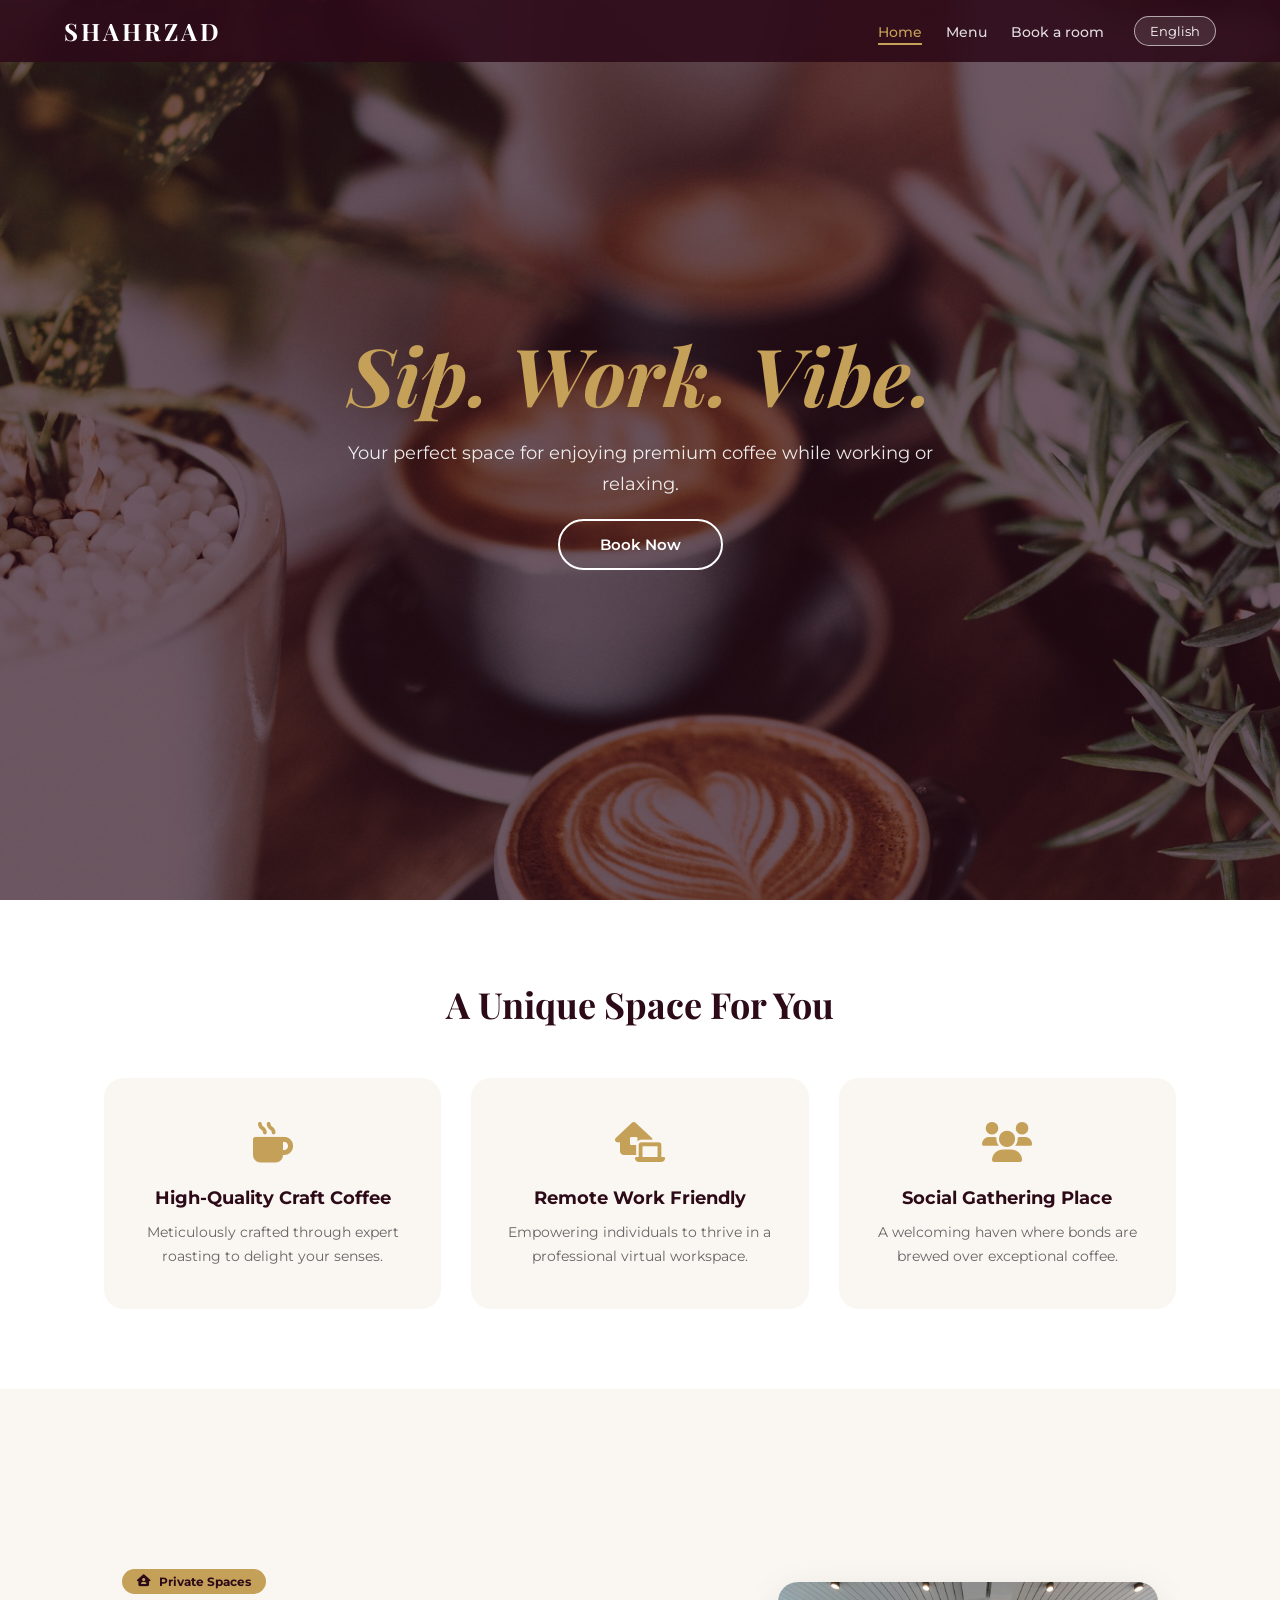
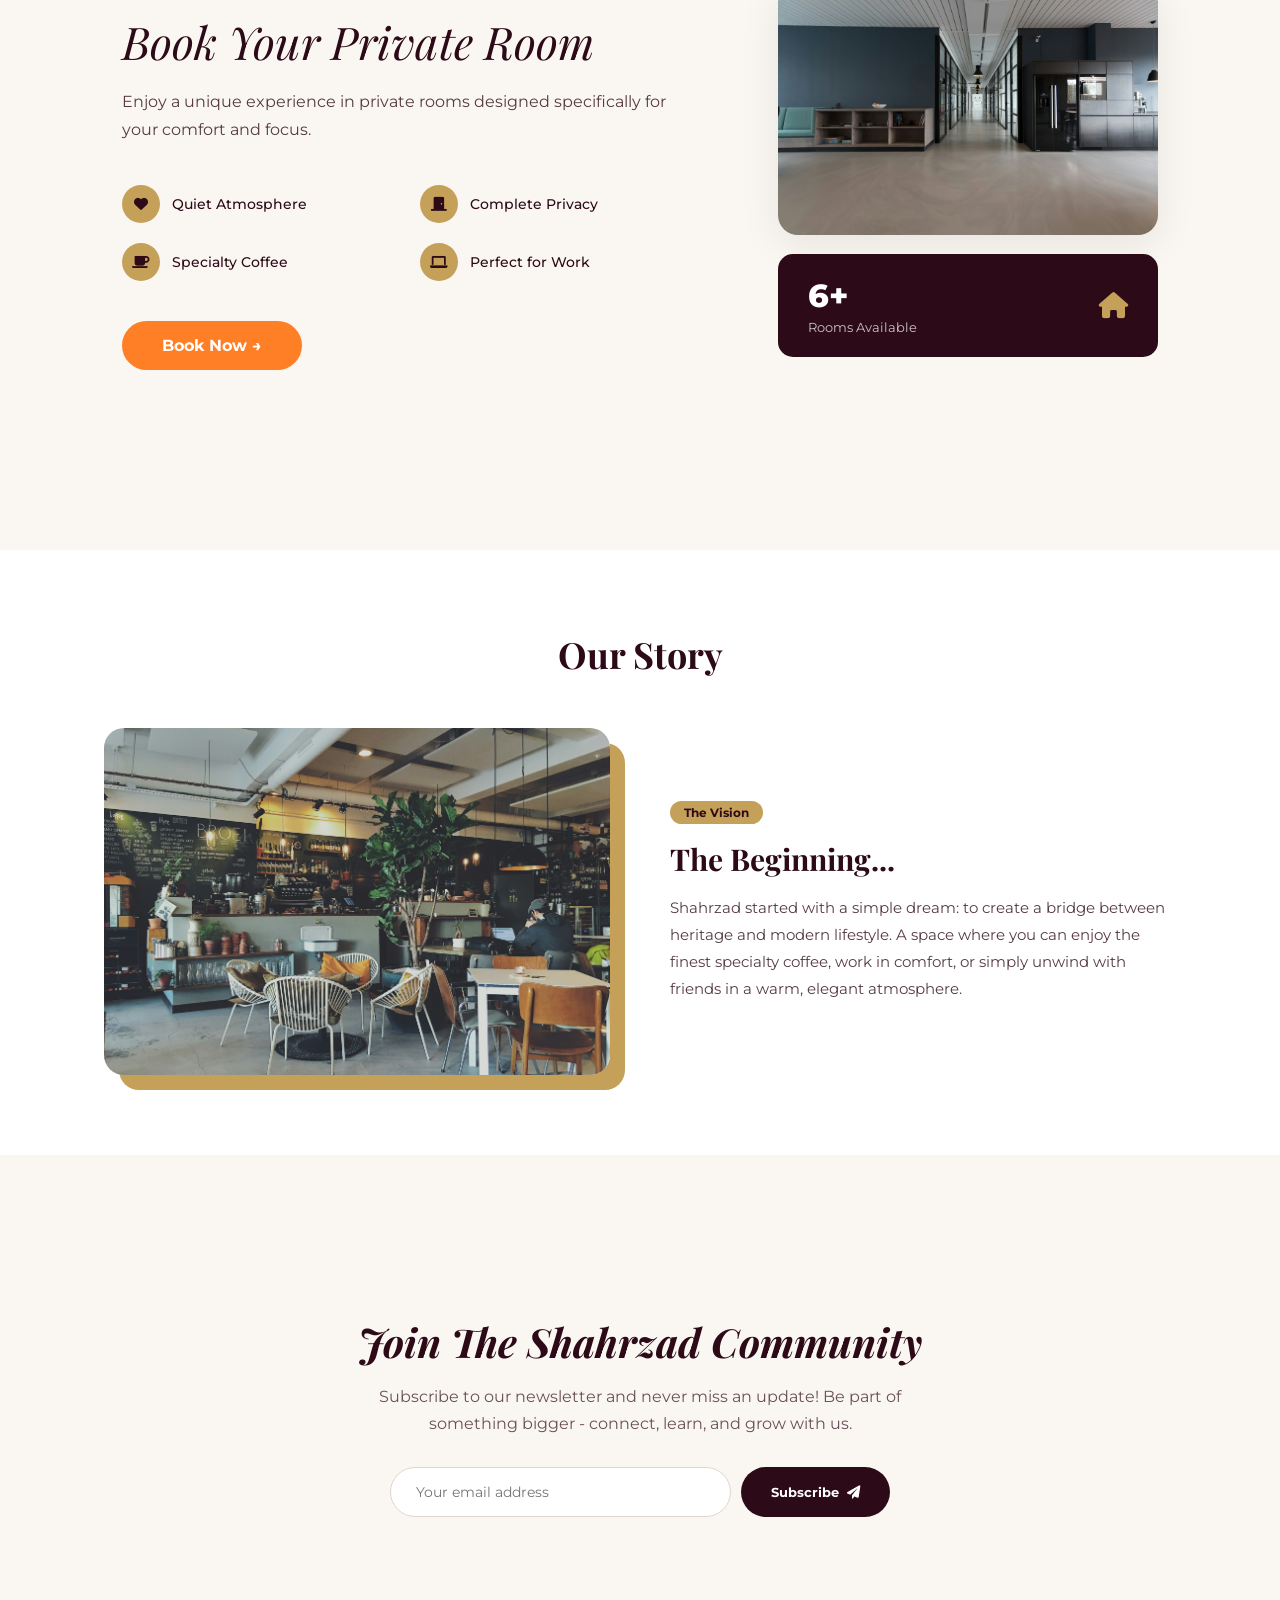
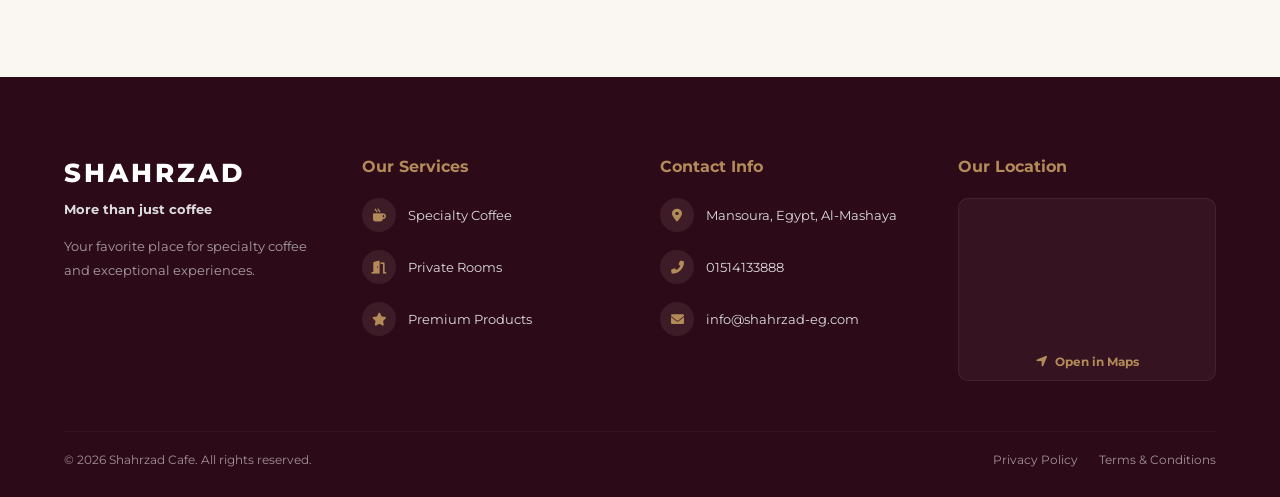
<file: index.html>
<!DOCTYPE html>
<html lang="en">
<head>
    <meta charset="UTF-8">
    <meta name="viewport" content="width=device-width, initial-scale=1.0">
    <title>Shahrzad Cafe</title>
</head>
<body>
    <script>
        window.location.href = "Home.html";
    </script>
</body>
</html>
</file>
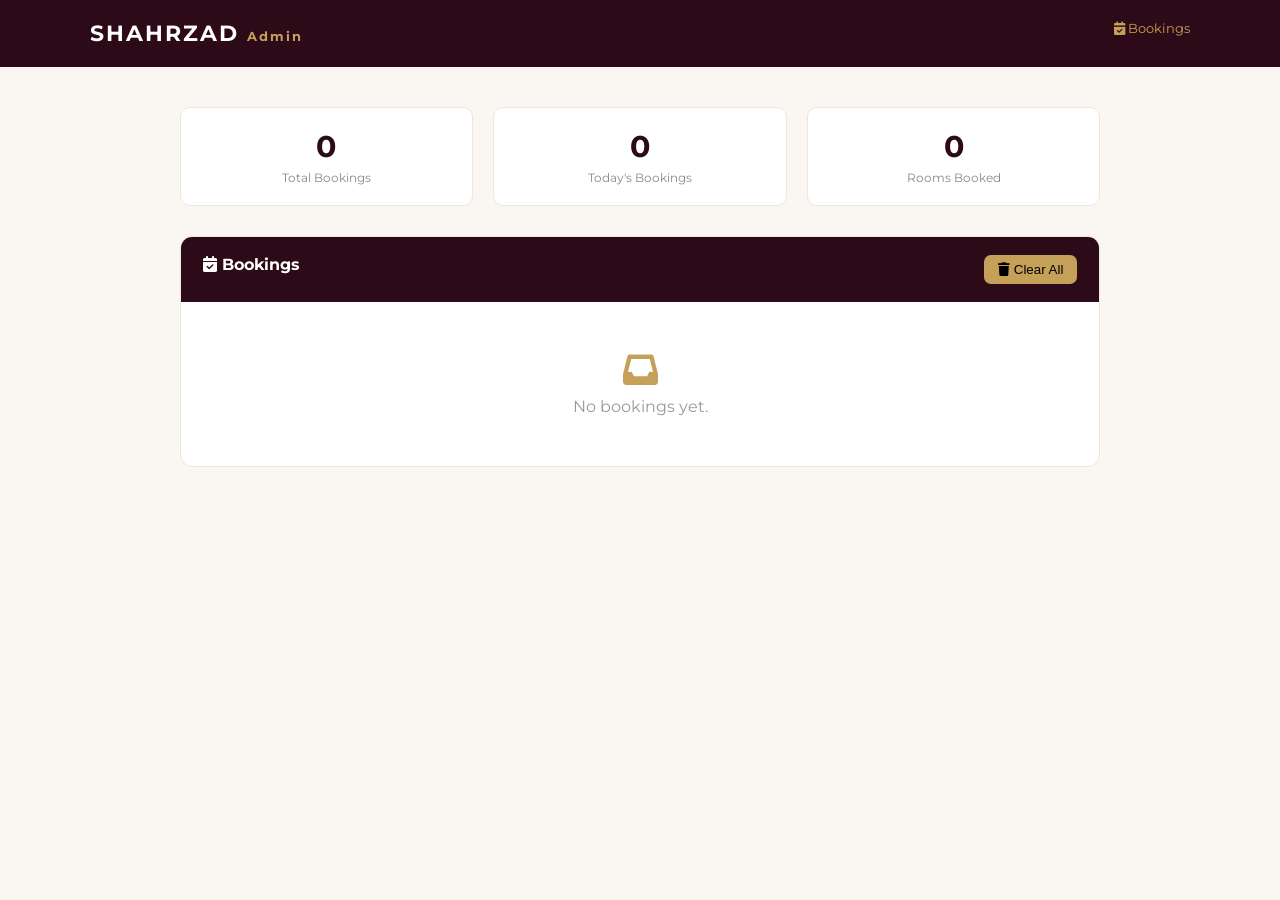
<file: admin.html>
<!DOCTYPE html>
<html lang="en">

<head>
    <meta charset="UTF-8">
    <meta name="viewport" content="width=device-width, initial-scale=1.0">

    <title>Shahrzad - Bookings</title>

    <link href="https://fonts.googleapis.com/css2?family=Montserrat:wght@400;500;600;700&display=swap" rel="stylesheet">

    <link rel="stylesheet" href="https://cdnjs.cloudflare.com/ajax/libs/font-awesome/6.0.0/css/all.min.css">

    <link rel="stylesheet" href="style.css">
</head>

<body>

<div class="admin-header">
    <h1>
        SHAHRZAD
        <span>Admin</span>
    </h1>

    <span>
        <i class="fas fa-calendar-check"></i>
        Bookings
    </span>
</div>

<div class="admin-body">

    <div class="stats">

        <div class="stat-card">
            <div class="num" id="totalCount">0</div>
            <div class="lbl">Total Bookings</div>
        </div>

        <div class="stat-card">
            <div class="num" id="todayCount">0</div>
            <div class="lbl">Today's Bookings</div>
        </div>

        <div class="stat-card">
            <div class="num" id="roomCount">0</div>
            <div class="lbl">Rooms Booked</div>
        </div>

    </div>

    <div class="bookings">

        <div class="bookings-title">
            <h2>
                <i class="fas fa-calendar-check"></i>
                Bookings
            </h2>

            <button class="clear-btn" onclick="clearAll()">
                <i class="fas fa-trash"></i>
                Clear All
            </button>
        </div>

        <div id="tableContainer">
            <div class="empty">
                <i class="fas fa-inbox"></i>
                No bookings yet.
            </div>
        </div>

    </div>

</div>

<script>
function loadBookings() {
    const bookings = JSON.parse(
        localStorage.getItem('shahrzad_bookings') || '[]'
    );

    const today = new Date().toISOString().split('T')[0];

    document.getElementById('totalCount').textContent = bookings.length;

    document.getElementById('todayCount').textContent =
        bookings.filter(function(booking) {
            return booking.date === today;
        }).length;

    const rooms = new Set(
        bookings.map(function(booking) {
            return booking.roomName;
        })
    );

    document.getElementById('roomCount').textContent = rooms.size;

    const container = document.getElementById('tableContainer');

    if (bookings.length === 0) {
        container.innerHTML = `
            <div class="empty">
                <i class="fas fa-inbox"></i>
                No bookings yet.
            </div>
        `;
        return;
    }

    let rows = '';

    bookings.slice().reverse().forEach(function(booking, index) {
        rows += `
            <tr>
                <td>${bookings.length - index}</td>
                <td>${booking.name || '-'}</td>
                <td>${booking.phone || '-'}</td>
                <td><span class="badge">${booking.roomName || '-'}</span></td>
                <td>${booking.date || '-'}</td>
                <td>${booking.time || '-'}</td>
                <td>${booking.hours ? booking.hours + 'h' : '-'}</td>
            </tr>
        `;
    });

    container.innerHTML = `
        <table>
            <tr>
                <th>#</th>
                <th>Name</th>
                <th>Phone</th>
                <th>Room</th>
                <th>Date</th>
                <th>Time</th>
                <th>Duration</th>
            </tr>
            ${rows}
        </table>
    `;
}

function clearAll() {
    if (confirm('Delete all bookings?')) {
        localStorage.removeItem('shahrzad_bookings');
        loadBookings();
    }
}

loadBookings();
</script>

</body>
</html>
</file>
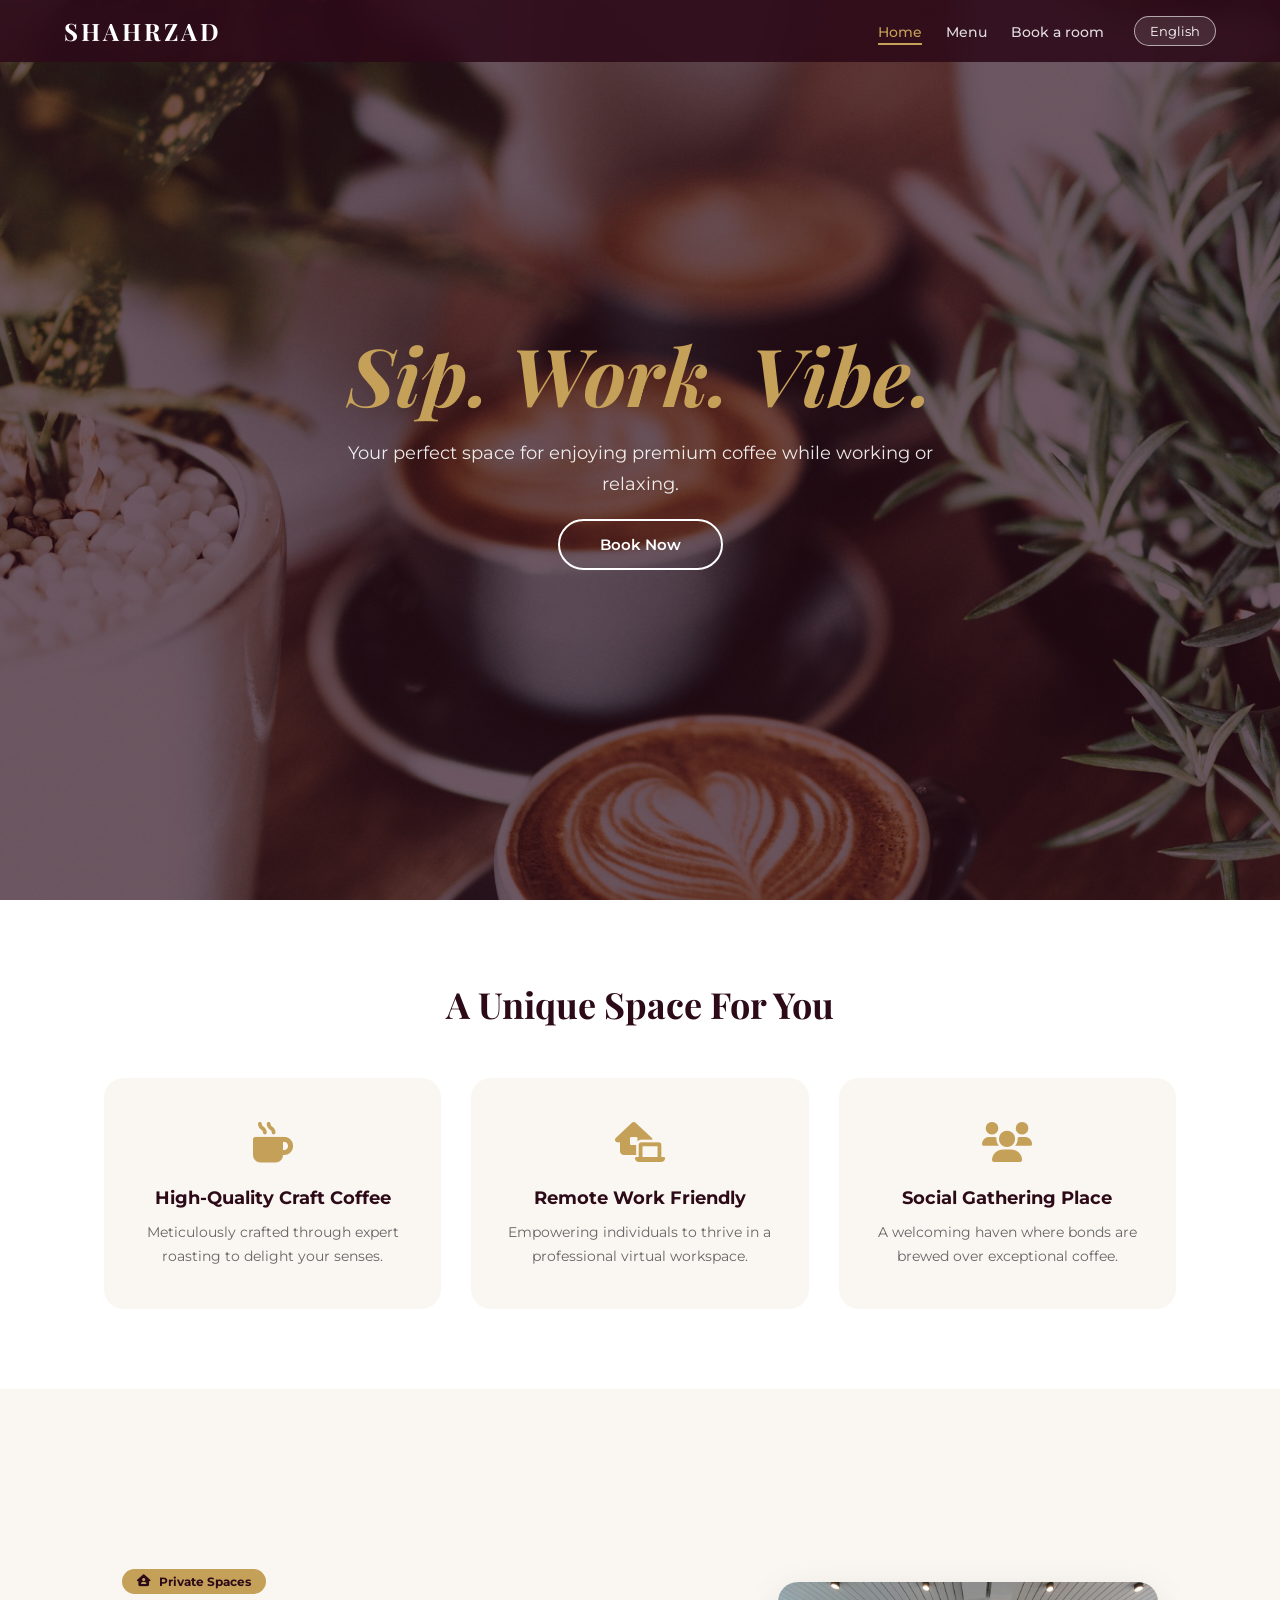
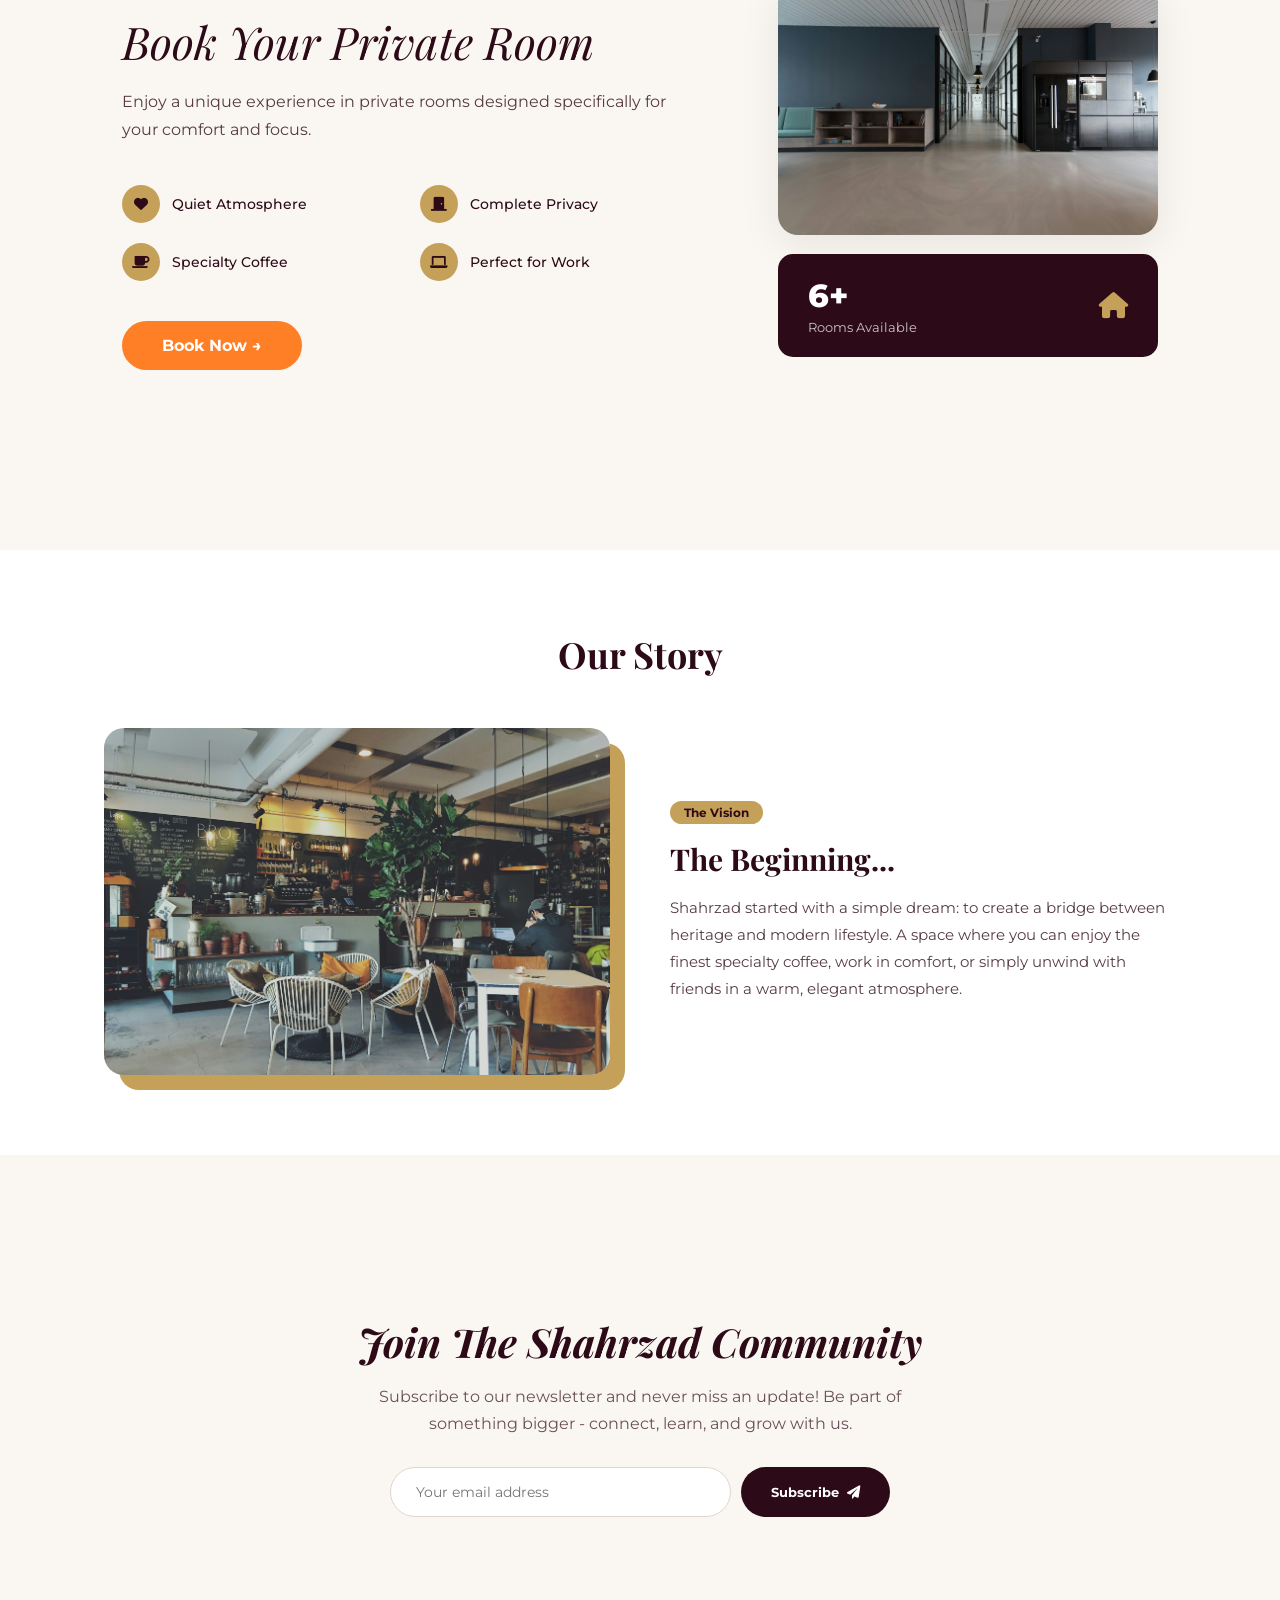
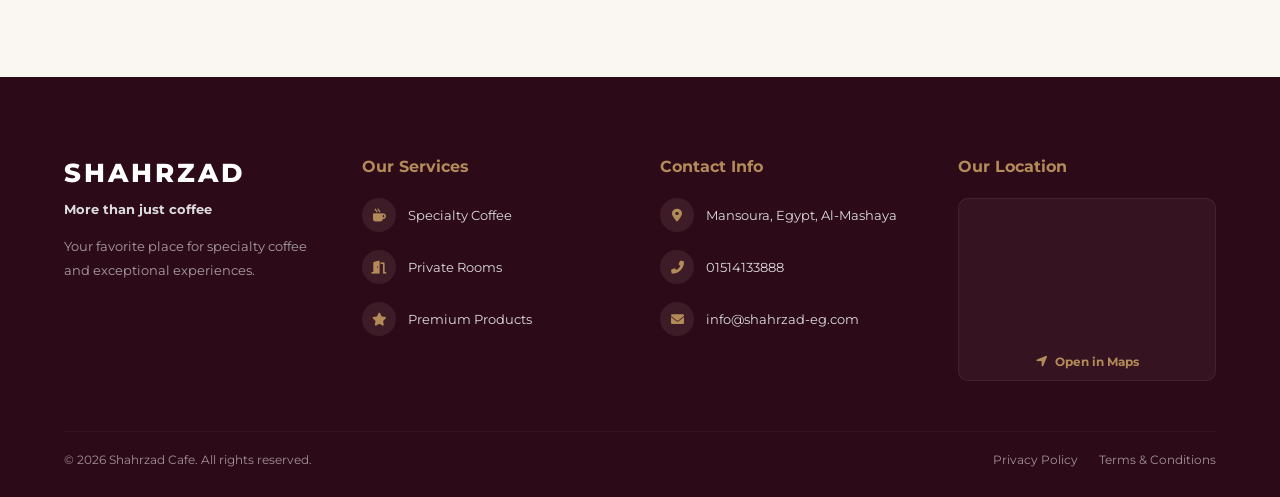
<file: Home.html>
<!DOCTYPE html>
<html lang="en" dir="ltr">
<head>
    <meta charset="UTF-8">
    <meta name="viewport" content="width=device-width, initial-scale=1.0">
    <title>Shahrzad Cafe | Sip. Work. Vibe</title>

    <link href="https://fonts.googleapis.com/css2?family=Great+Vibes&family=Playfair+Display:ital,wght@0,700;1,400;1,700&family=Montserrat:wght@300;400;500;600;700&display=swap" rel="stylesheet">
    <link rel="stylesheet" href="https://cdnjs.cloudflare.com/ajax/libs/font-awesome/6.0.0/css/all.min.css">
    <link rel="stylesheet" href="style.css">
</head>

<body>

<header class="main-header">
    <div class="header-container">

        <div class="logo">SHAHRZAD</div>

        <div class="nav-right">
            <nav class="top-nav">
                <a href="Home.html" class="active">Home</a>
                <a href="Menu.html">Menu</a>
                <a href="Book a room.html">Book a room</a>
            </nav>

            <div class="lang-dropdown">
                <button class="lang-btn">English</button>
            </div>
        </div>

    </div>
</header>

<section id="home" class="hero">
    <div class="hero-content">
        <h1 class="hero-title">Sip. Work. Vibe.</h1>

        <p class="hero-desc">
            Your perfect space for enjoying premium coffee while working or relaxing.
        </p>

        <a href="#book" class="btn-hero">Book Now</a>
    </div>
</section>

<section id="about" class="features">
    <div class="container">

        <h2 class="section-heading">A Unique Space For You</h2>

        <div class="features-grid">

            <div class="f-card">
                <div class="f-icon">
                    <i class="fas fa-mug-hot"></i>
                </div>
                <h3>High-Quality Craft Coffee</h3>
                <p>
                    Meticulously crafted through expert roasting to delight your senses.
                </p>
            </div>

            <div class="f-card">
                <div class="f-icon">
                    <i class="fas fa-laptop-house"></i>
                </div>
                <h3>Remote Work Friendly</h3>
                <p>
                    Empowering individuals to thrive in a professional virtual workspace.
                </p>
            </div>

            <div class="f-card">
                <div class="f-icon">
                    <i class="fas fa-users"></i>
                </div>
                <h3>Social Gathering Place</h3>
                <p>
                    A welcoming haven where bonds are brewed over exceptional coffee.
                </p>
            </div>

        </div>
    </div>
</section>

<section id="book" class="booking-section">
    <div class="container booking-container">

        <div class="booking-content">

            <div class="private-badge">
                <i class="fas fa-house-user"></i>
                Private Spaces
            </div>

            <h2 class="booking-title-script">
                Book Your Private Room
            </h2>

            <p class="booking-desc">
                Enjoy a unique experience in private rooms designed specifically for your comfort and focus.
            </p>

            <div class="booking-features">

                <div class="feat-item">
                    <div class="feat-icon">
                        <i class="fas fa-heart"></i>
                    </div>
                    Quiet Atmosphere
                </div>

                <div class="feat-item">
                    <div class="feat-icon">
                        <i class="fas fa-door-closed"></i>
                    </div>
                    Complete Privacy
                </div>

                <div class="feat-item">
                    <div class="feat-icon">
                        <i class="fas fa-coffee"></i>
                    </div>
                    Specialty Coffee
                </div>

                <div class="feat-item">
                    <div class="feat-icon">
                        <i class="fas fa-laptop"></i>
                    </div>
                    Perfect for Work
                </div>

            </div>

            <a href="Book a room.html" class="btn-book-now">
                Book Now &rarr;
            </a>

        </div>

        <div class="booking-media">

            <div class="room-img-box-small">
                <img src="images/privte room.jpg" alt="Private Room">
            </div>

            <div class="rooms-available-thick-card">

                <div>
                    <div class="card-count">6+</div>
                    <div class="card-text">Rooms Available</div>
                </div>

                <div class="card-icon">
                    <i class="fas fa-home"></i>
                </div>

            </div>

        </div>

    </div>
</section>

<section id="story" class="story">
    <div class="container">

        <h2 class="section-heading">Our Story</h2>

        <div class="story-flex">

            <div class="story-img">
                <img src="images/story.jpg" alt="Cafe Story">
            </div>

            <div class="story-content">

                <span class="tag">The Vision</span>

                <h3>The Beginning...</h3>

                <p>
                    Shahrzad started with a simple dream: to create a bridge between heritage and modern lifestyle.
                    A space where you can enjoy the finest specialty coffee, work in comfort, or simply unwind with
                    friends in a warm, elegant atmosphere.
                </p>

            </div>

        </div>
    </div>
</section>

<section class="newsletter-section">
    <div class="container">

        <h2 class="newsletter-title-script">
            Join The Shahrzad Community
        </h2>

        <p class="newsletter-desc">
            Subscribe to our newsletter and never miss an update! Be part of something bigger - connect, learn, and grow with us.
        </p>

        <form class="newsletter-form" onsubmit="handleNewsletter(event)">
            <input type="email" placeholder="Your email address" required>

            <button type="submit">
                Subscribe
                <i class="fas fa-paper-plane"></i>
            </button>
        </form>

    </div>
</section>

<footer class="main-footer">

    <div class="footer-container">

        <div class="footer-col">
            <h2 class="logo-text">SHAHRZAD</h2>
            <p class="tagline">More than just coffee</p>
            <p class="description">
                Your favorite place for specialty coffee and exceptional experiences.
            </p>
        </div>

        <div class="footer-col">
            <h3>Our Services</h3>

            <ul>
                <li><i class="fas fa-mug-hot"></i> Specialty Coffee</li>
                <li><i class="fas fa-door-open"></i> Private Rooms</li>
                <li><i class="fas fa-star"></i> Premium Products</li>
            </ul>
        </div>

        <div class="footer-col">
            <h3>Contact Info</h3>

            <p><i class="fas fa-map-marker-alt"></i> Mansoura, Egypt, Al-Mashaya</p>
            <p><i class="fas fa-phone-alt"></i> 01514133888</p>
            <p><i class="fas fa-envelope"></i> info@shahrzad-eg.com</p>
        </div>

        <div class="footer-col">
            <h3>Our Location</h3>

            <div class="map-card-simple">

                <iframe
                    src="https://www.google.com/maps/embed?pb=!1m18!1m12!1m3!1d3434.0!2d31.3667!3d31.0333!2m3!1f0!2f0!3f0!3m2!1i1024!2i768!4f13.1!3m3!1m2!1s0x0%3A0x0!2zMzHCsDAyJzAwLjAiTiAzMcKwMjInMDAuMCJF!5e0!3m2!1sen!2seg!4v1"
                    width="100%"
                    height="130"
                    style="border:0;border-radius:8px;"
                    allowfullscreen=""
                    loading="lazy">
                </iframe>

                <div class="map-link">
                    <a href="https://maps.google.com/?q=Mansoura+Al-Mashaya+Egypt" target="_blank">
                        <i class="fas fa-location-arrow"></i>
                        Open in Maps
                    </a>
                </div>

            </div>
        </div>

    </div>

    <div class="footer-bottom">
        <p>© 2026 Shahrzad Cafe. All rights reserved.</p>

        <div class="bottom-links">
            <a href="#">Privacy Policy</a>
            <a href="#">Terms &amp; Conditions</a>
        </div>
    </div>

</footer>

<script>
function handleNewsletter(event) {
    event.preventDefault();
    alert('Thank you for subscribing! ✉️');
    event.target.reset();
}
</script>

</body>
</html>
</file>
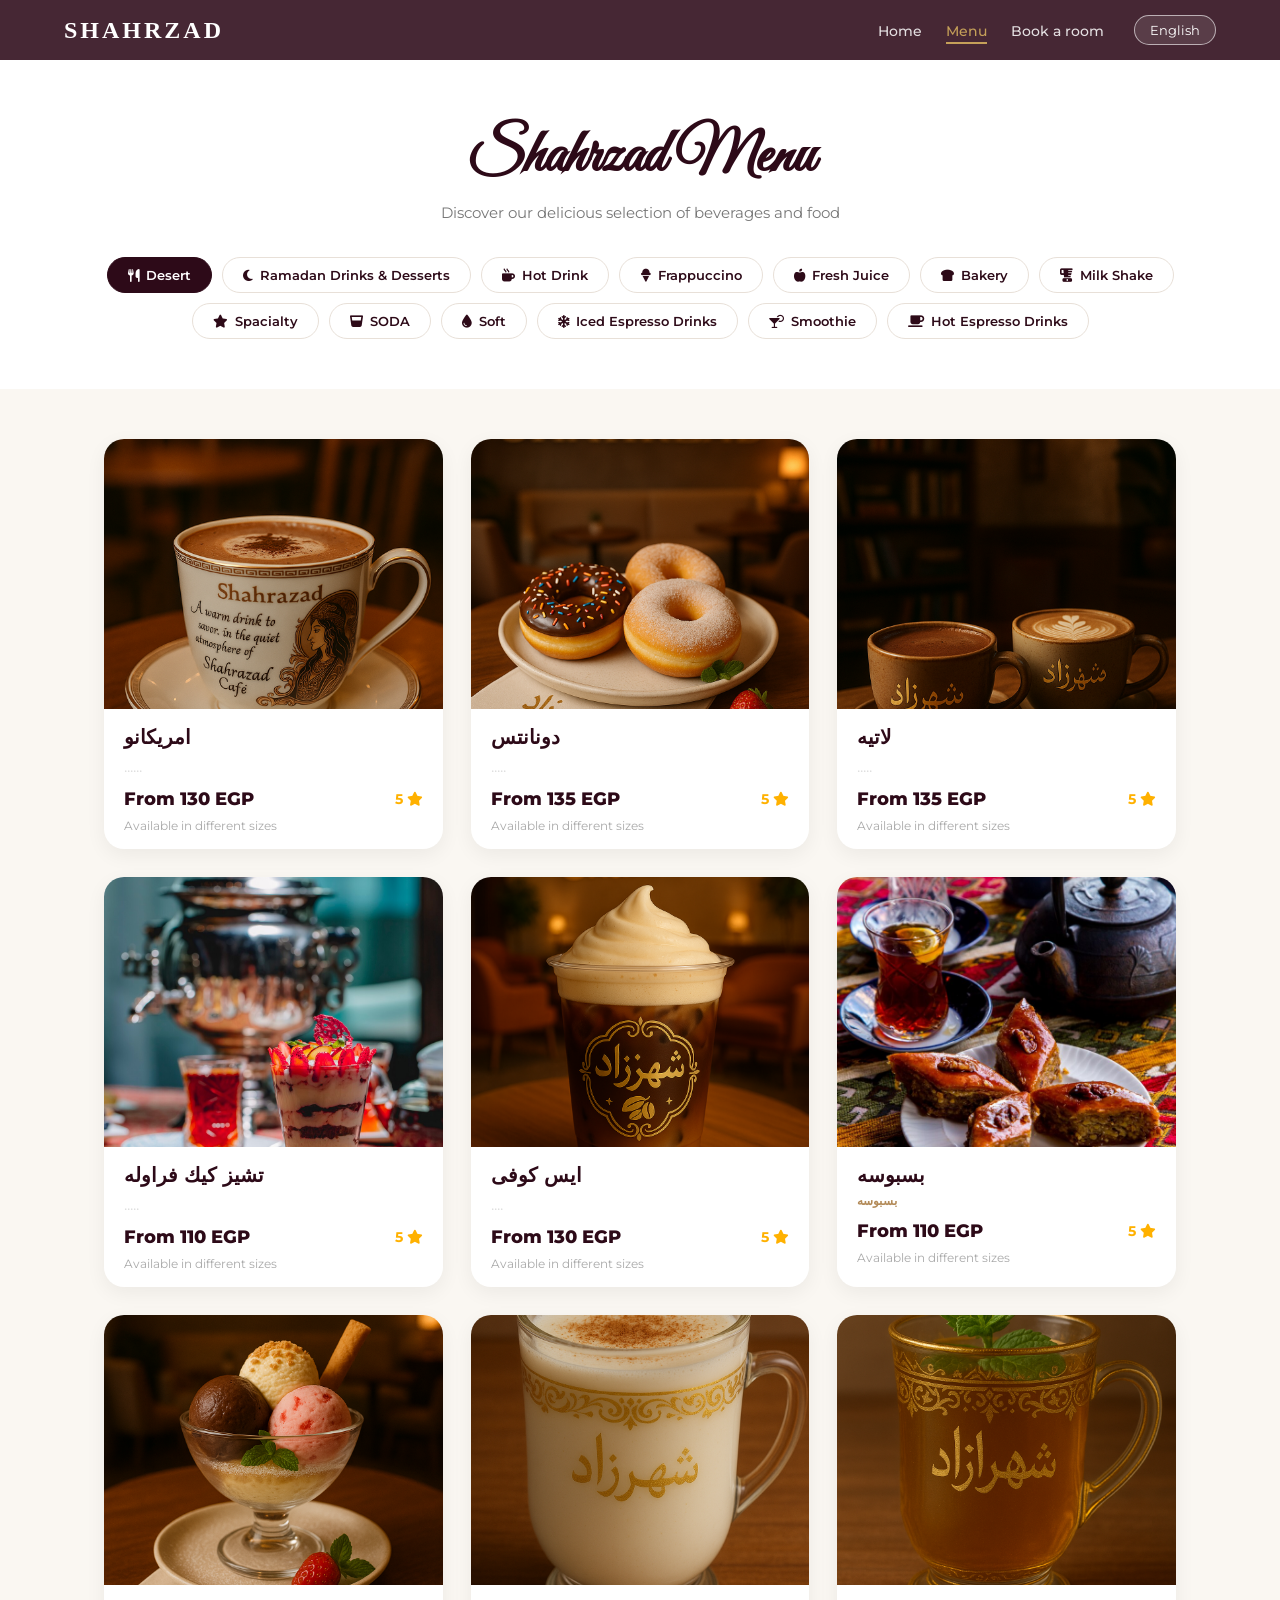
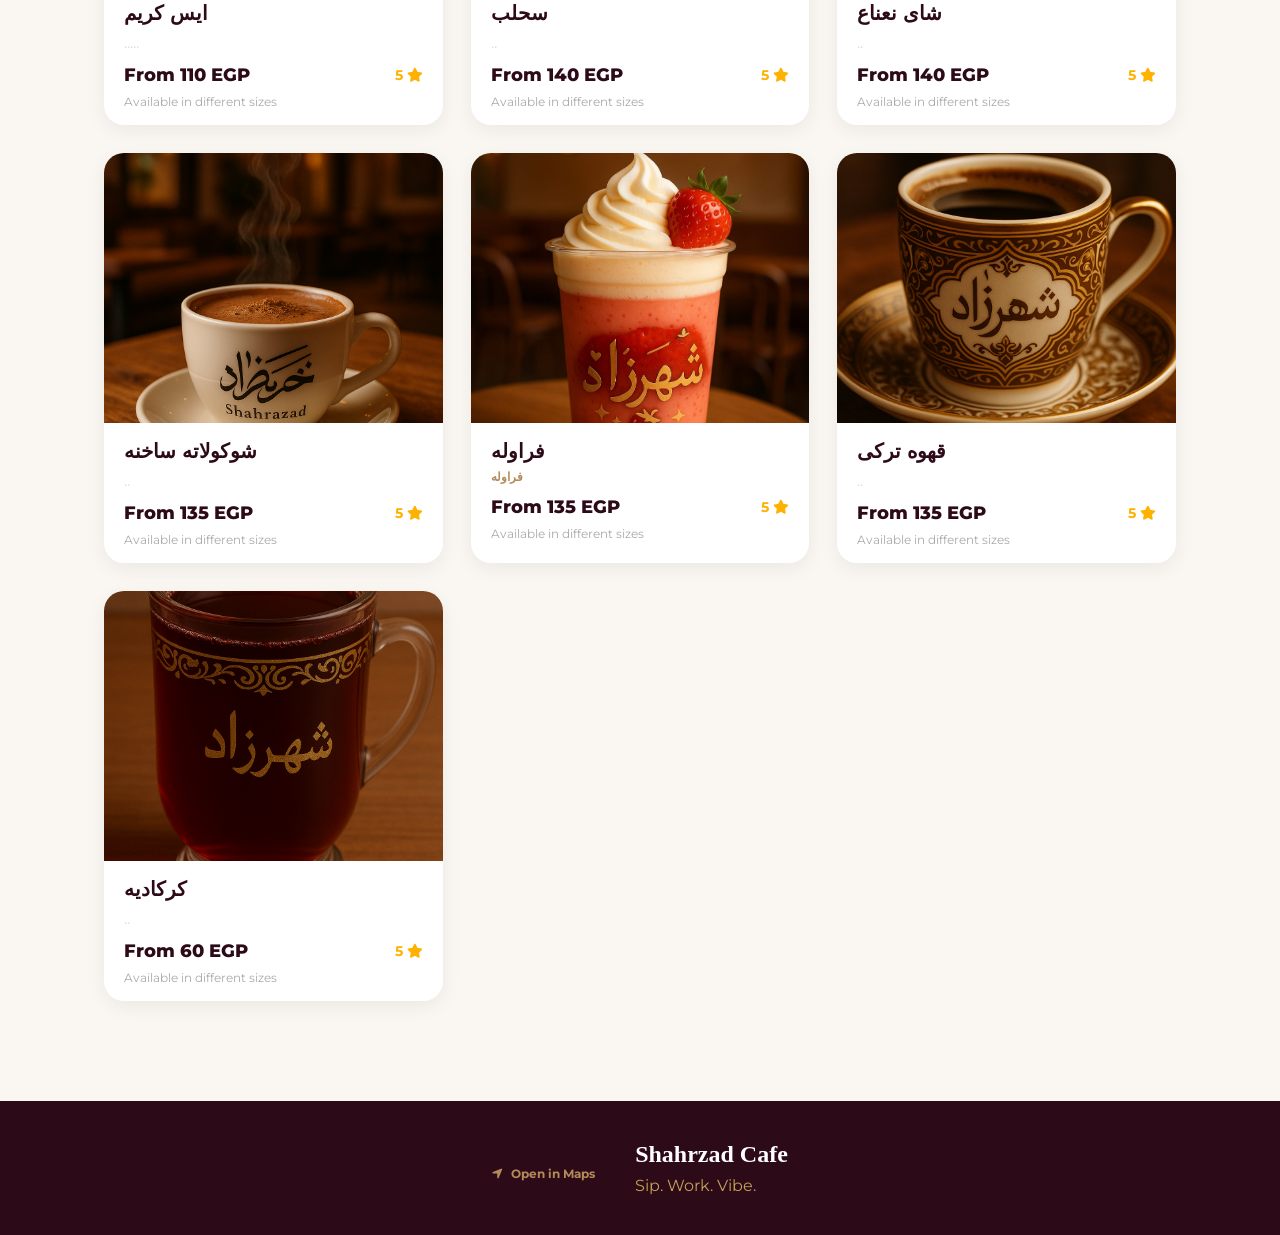
<file: Menu.html>
<!DOCTYPE html>
<html lang="en">

<head>
    <meta charset="UTF-8">
    <meta name="viewport" content="width=device-width, initial-scale=1.0">

    <title>Shahrzad Menu</title>

    <link href="https://fonts.googleapis.com/css2?family=Great+Vibes&family=Montserrat:wght@400;500;600;700&display=swap" rel="stylesheet">

    <link rel="stylesheet" href="https://cdnjs.cloudflare.com/ajax/libs/font-awesome/6.5.1/css/all.min.css">

    <link rel="stylesheet" href="style.css">
</head>

<body>

<header class="main-header">
    <div class="header-container">

        <div class="logo">SHAHRZAD</div>

        <div class="nav-right">
            <nav class="top-nav">
                <a href="Home.html">Home</a>
                <a href="Menu.html" class="active">Menu</a>
                <a href="Book a room.html">Book a room</a>
            </nav>

            <div class="lang-dropdown">
                <button class="lang-btn">English</button>
            </div>
        </div>

    </div>
</header>

<section class="menu-hero">

    <h1 class="shahrzad-title-small">
        Shahrzad Menu
    </h1>

    <p class="hero-subtitle">
        Discover our delicious selection of beverages and food
    </p>

    <div class="filter-container">

        <button class="filter-btn active">
            <i class="fas fa-utensils"></i>
            Desert
        </button>

        <button class="filter-btn">
            <i class="fas fa-moon"></i>
            Ramadan Drinks & Desserts
        </button>

        <button class="filter-btn">
            <i class="fas fa-mug-hot"></i>
            Hot Drink
        </button>

        <button class="filter-btn">
            <i class="fas fa-ice-cream"></i>
            Frappuccino
        </button>

        <button class="filter-btn">
            <i class="fas fa-apple-alt"></i>
            Fresh Juice
        </button>

        <button class="filter-btn">
            <i class="fas fa-bread-slice"></i>
            Bakery
        </button>

        <button class="filter-btn">
            <i class="fas fa-blender"></i>
            Milk Shake
        </button>

        <button class="filter-btn">
            <i class="fas fa-star"></i>
            Spacialty
        </button>

        <button class="filter-btn">
            <i class="fas fa-glass-whiskey"></i>
            SODA
        </button>

        <button class="filter-btn">
            <i class="fas fa-tint"></i>
            Soft
        </button>

        <button class="filter-btn">
            <i class="fas fa-snowflake"></i>
            Iced Espresso Drinks
        </button>

        <button class="filter-btn">
            <i class="fas fa-cocktail"></i>
            Smoothie
        </button>

        <button class="filter-btn">
            <i class="fas fa-coffee"></i>
            Hot Espresso Drinks
        </button>

    </div>

</section>

<section class="menu-grid-section">

    <div class="product-grid">

        <div class="item-card">
            <img src="images/امريكانو.jpg" alt="امريكانو">
            <div class="item-info">
                <h3>امريكانو</h3>
                <div class="dots-line">......</div>
                <div class="price-row">
                    <span class="price-tag">From 130 EGP</span>
                    <span class="rating-tag">5 <i class="fas fa-star"></i></span>
                </div>
                <p class="size-text">Available in different sizes</p>
            </div>
        </div>

        <div class="item-card">
            <img src="images/دونانتس.jpg" alt="دونانتس">
            <div class="item-info">
                <h3>دونانتس</h3>
                <div class="dots-line">.....</div>
                <div class="price-row">
                    <span class="price-tag">From 135 EGP</span>
                    <span class="rating-tag">5 <i class="fas fa-star"></i></span>
                </div>
                <p class="size-text">Available in different sizes</p>
            </div>
        </div>

        <div class="item-card">
            <img src="images/لاتيه.jpg" alt="لاتيه">
            <div class="item-info">
                <h3>لاتيه</h3>
                <div class="dots-line">.....</div>
                <div class="price-row">
                    <span class="price-tag">From 135 EGP</span>
                    <span class="rating-tag">5 <i class="fas fa-star"></i></span>
                </div>
                <p class="size-text">Available in different sizes</p>
            </div>
        </div>

        <div class="item-card">
            <img src="images/تشيز كيك فراوله.JPG" alt="تشيز كيك فراوله">
            <div class="item-info">
                <h3>تشيز كيك فراوله</h3>
                <div class="dots-line">.....</div>
                <div class="price-row">
                    <span class="price-tag">From 110 EGP</span>
                    <span class="rating-tag">5 <i class="fas fa-star"></i></span>
                </div>
                <p class="size-text">Available in different sizes</p>
            </div>
        </div>

        <div class="item-card">
            <img src="images/ايس كوفى.PNG" alt="ايس كوفى">
            <div class="item-info">
                <h3>ايس كوفى</h3>
                <div class="dots-line">....</div>
                <div class="price-row">
                    <span class="price-tag">From 130 EGP</span>
                    <span class="rating-tag">5 <i class="fas fa-star"></i></span>
                </div>
                <p class="size-text">Available in different sizes</p>
            </div>
        </div>

        <div class="item-card">
            <img src="images/بسبوسه.JPG" alt="بسبوسه">
            <div class="item-info">
                <h3>بسبوسه</h3>
                <p class="sub-category">بسبوسه</p>
                <div class="price-row">
                    <span class="price-tag">From 110 EGP</span>
                    <span class="rating-tag">5 <i class="fas fa-star"></i></span>
                </div>
                <p class="size-text">Available in different sizes</p>
            </div>
        </div>

        <div class="item-card">
            <img src="images/ايس كريم.PNG" alt="ايس كريم">
            <div class="item-info">
                <h3>ايس كريم</h3>
                <div class="dots-line">.....</div>
                <div class="price-row">
                    <span class="price-tag">From 110 EGP</span>
                    <span class="rating-tag">5 <i class="fas fa-star"></i></span>
                </div>
                <p class="size-text">Available in different sizes</p>
            </div>
        </div>

        <div class="item-card">
            <img src="images/سحلب.jpg" alt="سحلب">
            <div class="item-info">
                <h3>سحلب</h3>
                <div class="dots-line">..</div>
                <div class="price-row">
                    <span class="price-tag">From 140 EGP</span>
                    <span class="rating-tag">5 <i class="fas fa-star"></i></span>
                </div>
                <p class="size-text">Available in different sizes</p>
            </div>
        </div>

        <div class="item-card">
            <img src="images/شاى نعناع.jpg" alt="شاى نعناع">
            <div class="item-info">
                <h3>شاى نعناع</h3>
                <div class="dots-line">..</div>
                <div class="price-row">
                    <span class="price-tag">From 140 EGP</span>
                    <span class="rating-tag">5 <i class="fas fa-star"></i></span>
                </div>
                <p class="size-text">Available in different sizes</p>
            </div>
        </div>

        <div class="item-card">
            <img src="images/شوكولاته ساخنه.jpg" alt="شوكولاته ساخنه">
            <div class="item-info">
                <h3>شوكولاته ساخنه</h3>
                <div class="dots-line">..</div>
                <div class="price-row">
                    <span class="price-tag">From 135 EGP</span>
                    <span class="rating-tag">5 <i class="fas fa-star"></i></span>
                </div>
                <p class="size-text">Available in different sizes</p>
            </div>
        </div>

        <div class="item-card">
            <img src="images/فراوله.JPG" alt="فراوله">
            <div class="item-info">
                <h3>فراوله</h3>
                <p class="sub-category">فراوله</p>
                <div class="price-row">
                    <span class="price-tag">From 135 EGP</span>
                    <span class="rating-tag">5 <i class="fas fa-star"></i></span>
                </div>
                <p class="size-text">Available in different sizes</p>
            </div>
        </div>

        <div class="item-card">
            <img src="images/قهوه تركى.jpg" alt="قهوه تركى">
            <div class="item-info">
                <h3>قهوه تركى</h3>
                <div class="dots-line">..</div>
                <div class="price-row">
                    <span class="price-tag">From 135 EGP</span>
                    <span class="rating-tag">5 <i class="fas fa-star"></i></span>
                </div>
                <p class="size-text">Available in different sizes</p>
            </div>
        </div>

        <div class="item-card">
            <img src="images/كركاديه.jpg" alt="كركاديه">
            <div class="item-info">
                <h3>كركاديه</h3>
                <div class="dots-line">..</div>
                <div class="price-row">
                    <span class="price-tag">From 60 EGP</span>
                    <span class="rating-tag">5 <i class="fas fa-star"></i></span>
                </div>
                <p class="size-text">Available in different sizes</p>
            </div>
        </div>

    </div>

</section>

<footer class="site-footer">
     <div class="map-link">
                    <a href="https://maps.google.com/?q=Mansoura+Al-Mashaya+Egypt" target="_blank">
                        <i class="fas fa-location-arrow"></i>
                        Open in Maps
                    </a>
                </div>

    <div class="footer-content">
        <h2>Shahrzad Cafe</h2>
        <p>Sip. Work. Vibe.</p>
    </div>
</footer>

</body>
</html>
</file>
<file: style.css>
:root {
    --plum: #2d0a18;
    --plum-light: #3d1c28;
    --gold: #c5a059;
    --gold-dark: #b38b59;
    --white: #ffffff;
    --cream: #faf7f2;
    --orange: #ff7f27;
    --dark-footer: #1a060e;
    --shadow: 0 10px 40px rgba(0,0,0,0.08);
}

*, *::before, *::after {
    margin: 0;
    padding: 0;
    box-sizing: border-box;
}

html {
    scroll-behavior: smooth;
}

body {
    font-family: 'Montserrat', sans-serif;
    background: var(--cream);
    color: var(--plum);
    overflow-x: hidden;
}

.main-header {
    position: fixed;
    top: 0;
    left: 0;
    width: 100%;
    padding: 15px 5%;
    z-index: 1000;
    background: rgba(45,10,24,0.88);
    backdrop-filter: blur(12px);
    -webkit-backdrop-filter: blur(12px);
}

.header-container {
    max-width: 1200px;
    margin: 0 auto;
    display: flex;
    justify-content: space-between;
    align-items: center;
}

.logo {
    font-family: 'Playfair Display', serif;
    color: var(--white);
    font-size: 24px;
    font-weight: 700;
    letter-spacing: 3px;
}

.nav-right {
    display: flex;
    align-items: center;
    gap: 30px;
}

.top-nav a {
    color: var(--white);
    text-decoration: none;
    font-size: 14px;
    font-weight: 500;
    margin-left: 20px;
    transition: color 0.3s;
    opacity: 0.85;
}

.top-nav a:hover,
.top-nav a.active {
    color: var(--gold);
    opacity: 1;
}

.top-nav a.active {
    border-bottom: 2px solid var(--gold);
    padding-bottom: 2px;
}

.lang-btn {
    background: rgba(255,255,255,0.1);
    border: 1px solid rgba(255,255,255,0.6);
    color: var(--white);
    padding: 6px 15px;
    border-radius: 20px;
    cursor: pointer;
    font-size: 13px;
    font-family: 'Montserrat', sans-serif;
}

.hero {
    height: 100vh;
    display: flex;
    align-items: center;
    justify-content: center;
    text-align: center;
    color: var(--white);
    background: linear-gradient(rgba(45,10,24,0.65), rgba(45,10,24,0.65)), 
    url("images/logoo.jpg") center/cover no-repeat;
}

.hero-content {
    display: flex;
    flex-direction: column;
    align-items: center;
    gap: 20px;
}

.hero-title {
    font-family: 'Playfair Display', serif;
    font-style: italic;
    font-size: clamp(40px, 8vw, 80px);
    color: var(--gold);
    line-height: 1.1;
}

.hero-desc {
    font-size: 18px;
    max-width: 600px;
    opacity: 0.9;
    line-height: 1.7;
}

.btn-hero {
    padding: 14px 40px;
    border: 2px solid var(--white);
    color: var(--white);
    text-decoration: none;
    border-radius: 30px;
    font-weight: 600;
    font-size: 15px;
}

.btn-hero:hover {
    background: var(--gold);
    border-color: var(--gold);
    color: var(--plum);
}

.features {
    background: var(--white);
}

.container {
    max-width: 1200px;
    margin: 0 auto;
    padding: 80px 5%;
}

.section-heading {
    text-align: center;
    font-family: 'Playfair Display', serif;
    font-size: 36px;
    margin-bottom: 50px;
    color: var(--plum);
}

.features-grid {
    display: grid;
    grid-template-columns: repeat(auto-fit, minmax(250px, 1fr));
    gap: 30px;
}

.f-card {
    background: var(--cream);
    padding: 40px 30px;
    border-radius: 20px;
    text-align: center;
    transition: transform 0.3s, box-shadow 0.3s;
}

.f-card:hover {
    transform: translateY(-6px);
    box-shadow: var(--shadow);
}

.f-icon {
    font-size: 40px;
    color: var(--gold);
    margin-bottom: 20px;
}

.f-card h3 {
    font-size: 18px;
    margin-bottom: 12px;
    color: var(--plum);
}

.f-card p {
    font-size: 14px;
    color: #666;
    line-height: 1.7;
}

.booking-section {
    background: var(--cream);
    padding: 100px 5%;
}

.booking-container {
    max-width: 1200px;
    margin: 0 auto;
    display: flex;
    align-items: center;
    gap: 80px;
    flex-wrap: wrap;
}

.booking-content {
    flex: 1;
    min-width: 300px;
}

.private-badge {
    background: var(--gold);
    color: var(--plum);
    padding: 5px 15px;
    border-radius: 20px;
    display: inline-flex;
    align-items: center;
    gap: 8px;
    font-size: 12px;
    font-weight: 700;
    margin-bottom: 20px;
}

.booking-title-script {
    font-family: 'Playfair Display', serif;
    font-style: italic;
    font-size: 45px;
    color: var(--plum);
    font-weight: 400;
    margin-bottom: 20px;
    line-height: 1.2;
}

.booking-desc {
    color: var(--plum);
    opacity: 0.8;
    margin-bottom: 40px;
    font-size: 16px;
    line-height: 1.8;
}

.booking-features {
    display: grid;
    grid-template-columns: 1fr 1fr;
    gap: 20px;
    margin-bottom: 40px;
}

.feat-item {
    display: flex;
    align-items: center;
    gap: 12px;
    font-size: 14px;
    color: var(--plum);
    font-weight: 500;
}

.feat-icon {
    width: 38px;
    height: 38px;
    background: var(--gold);
    color: var(--plum);
    border-radius: 50%;
    display: flex;
    align-items: center;
    justify-content: center;
}

.btn-book-now {
    background: var(--orange);
    color: white;
    padding: 15px 40px;
    border-radius: 30px;
    text-decoration: none;
    font-weight: 700;
    display: inline-block;
}

.btn-book-now:hover {
    background: var(--plum);
}

.booking-media {
    flex: 0 0 380px;
    display: flex;
    flex-direction: column;
    gap: 15px;
}

.room-img-box-small img {
    width: 100%;
    border-radius: 20px;
    box-shadow: var(--shadow);
}

.rooms-available-thick-card {
    background: var(--plum);
    padding: 22px 30px;
    border-radius: 15px;
    display: flex;
    justify-content: space-between;
    align-items: center;
    color: white;
}

.card-count {
    font-size: 32px;
    font-weight: 800;
}

.card-text {
    font-size: 13px;
    opacity: 0.75;
    margin-top: 4px;
}

.card-icon {
    color: var(--gold);
    font-size: 26px;
}

.story {
    background: var(--white);
}

.story-flex {
    display: flex;
    align-items: center;
    gap: 60px;
    flex-wrap: wrap;
}

.story-img {
    flex: 1;
    min-width: 280px;
}

.story-img img {
    width: 100%;
    border-radius: 20px;
    box-shadow: 15px 15px 0 var(--gold);
    display: block;
}

.story-content {
    flex: 1;
    min-width: 280px;
}

.tag {
    background: var(--gold);
    color: var(--plum);
    padding: 4px 14px;
    border-radius: 20px;
    font-size: 12px;
    font-weight: 700;
    display: inline-block;
    margin-bottom: 15px;
}

.story-content h3 {
    font-family: 'Playfair Display', serif;
    font-size: 30px;
    margin-bottom: 15px;
}

.story-content p {
    font-size: 15px;
    line-height: 1.8;
    opacity: 0.8;
}

.newsletter-section {
    background: var(--cream);
    text-align: center;
    padding: 80px 5%;
}

.newsletter-title-script {
    font-family: 'Playfair Display', serif;
    font-style: italic;
    font-size: 40px;
    color: var(--plum);
    margin-bottom: 15px;
}

.newsletter-desc {
    color: var(--plum);
    opacity: 0.7;
    margin-bottom: 30px;
    max-width: 550px;
    margin-left: auto;
    margin-right: auto;
    line-height: 1.7;
}

.newsletter-form {
    display: flex;
    justify-content: center;
    gap: 10px;
    max-width: 500px;
    margin: 0 auto;
    flex-wrap: wrap;
}

.newsletter-form input {
    flex: 1;
    padding: 15px 25px;
    border-radius: 30px;
    border: 1px solid #e0d5cc;
    outline: none;
    min-width: 240px;
    background: var(--white);
    font-family: 'Montserrat', sans-serif;
    font-size: 14px;
}

.newsletter-form button {
    background: var(--plum);
    color: white;
    border: none;
    padding: 15px 30px;
    border-radius: 30px;
    cursor: pointer;
    font-weight: 700;
    font-family: 'Montserrat', sans-serif;
    display: flex;
    align-items: center;
    gap: 8px;
}

.menu-hero {
    text-align: center;
    padding: 120px 5% 40px;
    background: var(--white);
}

.shahrzad-title-small {
    font-family: 'Great Vibes', cursive;
    font-size: 60px;
    color: var(--plum);
    margin-bottom: 8px;
}

.hero-subtitle {
    color: #777;
    font-size: 15px;
    margin-bottom: 35px;
}

.filter-container {
    display: flex;
    justify-content: center;
    flex-wrap: wrap;
    gap: 10px;
    max-width: 1100px;
    margin: 0 auto;
    padding-bottom: 10px;
}

.filter-btn {
    background: var(--white);
    border: 1.5px solid #e8e0d8;
    padding: 9px 20px;
    border-radius: 30px;
    font-size: 13px;
    font-weight: 600;
    cursor: pointer;
    display: flex;
    align-items: center;
    gap: 7px;
    font-family: 'Montserrat', sans-serif;
    color: var(--plum);
}

.filter-btn:hover {
    border-color: var(--gold);
    color: var(--gold-dark);
}

.filter-btn.active {
    background: var(--plum);
    color: var(--white);
    border-color: var(--plum);
}

.menu-grid-section {
    padding: 10px 0 60px;
}

.product-grid {
    display: grid;
    grid-template-columns: repeat(3, 1fr);
    gap: 28px;
    max-width: 1200px;
    margin: 40px auto;
    padding: 0 5%;
}

.item-card {
    background: var(--white);
    border-radius: 20px;
    overflow: hidden;
    box-shadow: 0 6px 20px rgba(0,0,0,0.06);
    transition: transform 0.3s, box-shadow 0.3s;
}

.item-card:hover {
    transform: translateY(-6px);
    box-shadow: 0 15px 40px rgba(45,10,24,0.12);
}

.item-card > img {
    width: 100%;
    height: 270px;
    object-fit: cover;
    display: block;
}

.item-info {
    padding: 16px 20px;
}

.item-info h3 {
    font-size: 20px;
    font-weight: 700;
    margin-bottom: 6px;
}

.dots-line {
    color: #ddd;
    font-size: 16px;
    margin: 8px 0;
}

.sub-category {
    color: var(--gold-dark);
    font-size: 12px;
    font-weight: 600;
    margin-bottom: 8px;
}

.price-row {
    display: flex;
    justify-content: space-between;
    align-items: center;
    margin-top: 12px;
}

.price-tag {
    font-size: 18px;
    font-weight: 800;
    color: var(--plum);
}

.rating-tag {
    color: #ffb100;
    font-size: 14px;
    font-weight: 700;
}

.size-text {
    font-size: 12px;
    color: #aaa;
    margin-top: 8px;
}

.booking-hero {
    text-align: center;
    padding: 130px 5% 60px;
    background: var(--white);
}

.calendar-icon {
    width: 65px;
    height: 65px;
    background: var(--plum);
    color: var(--white);
    border-radius: 50%;
    display: flex;
    align-items: center;
    justify-content: center;
    margin: 0 auto 20px;
    font-size: 22px;
}

.fancy-title {
    font-family: 'Great Vibes', cursive;
    font-size: 70px;
    color: var(--plum);
    margin-bottom: 12px;
}

.subtitle {
    color: #777;
    font-size: 15px;
    max-width: 550px;
    margin: 0 auto 30px;
    line-height: 1.7;
}

.stats-bar {
    display: flex;
    justify-content: center;
    gap: 60px;
    margin-top: 30px;
    flex-wrap: wrap;
}

.stat-item {
    text-align: center;
    font-size: 13px;
    color: #888;
}

.stat-item strong {
    color: var(--plum);
    font-size: 24px;
    display: block;
    font-weight: 800;
}

.rooms-section {
    padding: 20px 0 80px;
}

.rooms-grid {
    display: grid;
    grid-template-columns: repeat(2, 1fr);
    gap: 35px;
    padding: 20px 6%;
    max-width: 1300px;
    margin: 0 auto;
}

.room-card {
    background: var(--white);
    border-radius: 25px;
    overflow: hidden;
    box-shadow: var(--shadow);
    transition: transform 0.3s, box-shadow 0.3s;
}

.room-card:hover {
    transform: translateY(-8px);
    box-shadow: 0 20px 50px rgba(45,10,24,0.13);
}

.room-img-container {
    position: relative;
    height: 260px;
    overflow: hidden;
}

.room-img-container img {
    width: 100%;
    height: 100%;
    object-fit: cover;
    transition: transform 0.4s;
}

.room-card:hover .room-img-container img {
    transform: scale(1.04);
}

.cap-tag {
    position: absolute;
    top: 16px;
    left: 16px;
    background: rgba(255,255,255,0.93);
    padding: 6px 14px;
    border-radius: 25px;
    font-weight: 700;
    font-size: 12px;
    color: var(--plum);
}

.page-num {
    position: absolute;
    top: 16px;
    right: 16px;
    background: rgba(0,0,0,0.45);
    color: white;
    padding: 4px 10px;
    border-radius: 15px;
    font-size: 11px;
}

.room-content {
    padding: 28px;
}

.room-main-info {
    display: flex;
    justify-content: space-between;
    align-items: flex-start;
    margin-bottom: 12px;
}

.room-main-info h3 {
    font-size: 22px;
    color: var(--plum);
    font-weight: 700;
}

.room-content .price-tag {
    text-align: right;
    font-weight: 800;
    font-size: 22px;
    color: var(--plum);
    line-height: 1.2;
}

.room-content .price-tag span {
    font-size: 11px;
    color: #999;
    font-weight: 400;
}

.description {
    font-size: 14px;
    color: #666;
    line-height: 1.7;
    margin-bottom: 20px;
}

.features-list {
    display: grid;
    grid-template-columns: 1fr 1fr;
    gap: 12px;
    margin-bottom: 25px;
}

.features-list span {
    font-size: 12px;
    color: #555;
    display: flex;
    align-items: center;
    gap: 8px;
}

.features-list i {
    color: var(--plum);
    opacity: 0.75;
    width: 14px;
}

.book-btn {
    width: 100%;
    background: var(--plum);
    color: var(--white);
    border: none;
    padding: 16px;
    border-radius: 12px;
    font-weight: 700;
    font-size: 15px;
    cursor: pointer;
    font-family: 'Montserrat', sans-serif;
}

.book-btn:hover {
    background: var(--gold);
    color: var(--plum);
}

.modal-overlay {
    display: none;
    position: fixed;
    inset: 0;
    background: rgba(45,10,24,0.7);
    backdrop-filter: blur(5px);
    -webkit-backdrop-filter: blur(5px);
    z-index: 9999;
    align-items: center;
    justify-content: center;
    padding: 20px;
}

.modal-overlay.active {
    display: flex;
}

.modal-box {
    background: var(--white);
    border-radius: 25px;
    padding: 45px 40px;
    max-width: 480px;
    width: 100%;
    position: relative;
    box-shadow: 0 30px 80px rgba(0,0,0,0.25);
}

.modal-close {
    position: absolute;
    top: 18px;
    right: 22px;
    background: none;
    border: none;
    font-size: 22px;
    cursor: pointer;
    color: #aaa;
}

.modal-close:hover {
    color: var(--plum);
}

.modal-room-name {
    font-family: 'Playfair Display', serif;
    font-size: 26px;
    color: var(--plum);
    margin-bottom: 5px;
}

.modal-subtitle {
    font-size: 13px;
    color: #999;
    margin-bottom: 28px;
}

.modal-form .form-group {
    margin-bottom: 18px;
}

.modal-form label {
    display: block;
    font-size: 12px;
    font-weight: 700;
    color: var(--plum);
    margin-bottom: 7px;
    text-transform: uppercase;
    letter-spacing: 0.5px;
}

.modal-form input {
    width: 100%;
    padding: 13px 18px;
    border: 1.5px solid #e8e0d8;
    border-radius: 12px;
    font-size: 14px;
    font-family: 'Montserrat', sans-serif;
    color: var(--plum);
    background: var(--cream);
    outline: none;
}

.modal-form input:focus {
    border-color: var(--gold);
}

.form-row {
    display: grid;
    grid-template-columns: 1fr 1fr;
    gap: 15px;
}

.modal-submit {
    width: 100%;
    background: var(--plum);
    color: var(--white);
    border: none;
    padding: 16px;
    border-radius: 12px;
    font-size: 15px;
    font-weight: 700;
    cursor: pointer;
    font-family: 'Montserrat', sans-serif;
    margin-top: 10px;
}

.modal-submit:hover {
    background: var(--gold);
    color: var(--plum);
}

.modal-success {
    text-align: center;
    padding: 20px 0;
    display: none;
}

.modal-success.show {
    display: block;
}

.success-icon {
    width: 70px;
    height: 70px;
    background: #e8f5e9;
    border-radius: 50%;
    display: flex;
    align-items: center;
    justify-content: center;
    margin: 0 auto 20px;
    font-size: 30px;
    color: #4caf50;
}

.modal-success h3 {
    font-size: 22px;
    color: var(--plum);
    margin-bottom: 8px;
}

.modal-success p {
    color: #888;
    font-size: 14px;
    line-height: 1.6;
}

.main-footer {
    background: var(--plum);
    color: var(--white);
    padding: 80px 5% 30px;
    font-family: 'Montserrat', sans-serif;
}

.footer-container {
    max-width: 1200px;
    margin: 0 auto;
    display: grid;
    grid-template-columns: repeat(auto-fit, minmax(200px, 1fr));
    gap: 40px;
}

.logo-text {
    font-size: 26px;
    font-weight: 800;
    letter-spacing: 3px;
    margin-bottom: 12px;
}

.tagline {
    color: var(--gold-dark);
    font-weight: 700;
    font-size: 13px;
    margin-bottom: 12px;
}

.footer-col .description {
    font-size: 13px;
    line-height: 1.8;
    opacity: 0.7;
}

.footer-col h3 {
    color: var(--gold-dark);
    font-size: 16px;
    margin-bottom: 22px;
    font-weight: 700;
}

.footer-col ul {
    list-style: none;
}

.footer-col p,
.footer-col li {
    font-size: 13px;
    color: #ddd;
    margin-bottom: 18px;
    display: flex;
    align-items: center;
    gap: 0;
}

.footer-col i {
    width: 34px;
    height: 34px;
    background: var(--plum-light);
    color: var(--gold-dark);
    border-radius: 50%;
    display: inline-flex;
    align-items: center;
    justify-content: center;
    margin-right: 12px;
    font-size: 13px;
    flex-shrink: 0;
}

.map-card-simple {
    background: rgba(255,255,255,0.04);
    border-radius: 10px;
    padding: 10px;
    border: 1px solid rgba(255,255,255,0.07);
}

.map-link {
    margin-top: 8px;
    text-align: center;
}

.map-link a {
    color: var(--gold-dark);
    text-decoration: none;
    font-size: 12px;
    font-weight: bold;
}

.map-link i {
    width: auto;
    height: auto;
    background: none;
    margin: 0 5px 0 0;
}

.footer-bottom {
    max-width: 1200px;
    margin: 50px auto 0;
    padding-top: 20px;
    border-top: 1px solid rgba(255,255,255,0.07);
    display: flex;
    justify-content: space-between;
    align-items: center;
    font-size: 12px;
    opacity: 0.55;
    flex-wrap: wrap;
    gap: 10px;
}

.bottom-links a {
    color: var(--white);
    text-decoration: none;
    margin-left: 18px;
}

.site-footer {
    background: var(--plum);
    color: var(--white);
    padding: 40px 5%;
    display: flex;
    justify-content: center;
    align-items: center;
    gap: 40px;
}

.footer-location img {
    width: 180px;
    border-radius: 10px;
}

.footer-content h2 {
    font-family: 'Playfair Display', serif;
    margin-bottom: 8px;
}

.footer-content p {
    color: var(--gold);
}

.admin-header {
    background: var(--plum);
    color: white;
    padding: 20px 7%;
    display: flex;
    justify-content: space-between;
}

.admin-header h1 {
    font-size: 22px;
    letter-spacing: 2px;
}

.admin-header h1 span {
    color: var(--gold);
    font-size: 13px;
}

.admin-header > span {
    color: var(--gold);
    font-size: 13px;
}

.admin-body {
    max-width: 1100px;
    margin: 40px auto;
    padding: 0 7%;
}

.stats {
    display: flex;
    gap: 20px;
    margin-bottom: 30px;
}

.stat-card {
    background: white;
    border: 1px solid #eee5dc;
    border-radius: 10px;
    padding: 20px;
    text-align: center;
    flex: 1;
}

.num {
    font-size: 30px;
    font-weight: 700;
}

.lbl {
    color: #888;
    font-size: 12px;
    margin-top: 5px;
}

.bookings {
    background: white;
    border: 1px solid #eee5dc;
    border-radius: 12px;
    overflow: hidden;
}

.bookings-title {
    background: var(--plum);
    color: white;
    padding: 18px 22px;
    display: flex;
    justify-content: space-between;
}

.bookings-title h2 {
    font-size: 16px;
}

.clear-btn {
    background: var(--gold);
    border: 0;
    padding: 7px 14px;
    border-radius: 7px;
    cursor: pointer;
}

table {
    width: 100%;
    border-collapse: collapse;
}

th,
td {
    padding: 14px 18px;
    text-align: left;
    border-bottom: 1px solid #eee8e0;
    font-size: 13px;
}

th {
    background: #f8f5f0;
    color: #777;
    font-size: 11px;
}

.badge {
    background: #f1e7d5;
    padding: 5px 9px;
    border-radius: 5px;
}

.empty {
    text-align: center;
    padding: 50px;
    color: #999;
}

.empty i {
    display: block;
    font-size: 35px;
    color: var(--gold);
    margin-bottom: 10px;
}

@media (max-width: 1024px) {
    .rooms-grid {
        grid-template-columns: 1fr;
        max-width: 620px;
    }

    .booking-container {
        gap: 50px;
    }

    .booking-media {
        flex: 0 0 320px;
    }
}

@media (max-width: 768px) {
    .product-grid {
        grid-template-columns: repeat(2, 1fr);
    }

    .hero-title {
        font-size: 50px;
    }

    .fancy-title {
        font-size: 50px;
    }

    .booking-media {
        flex: 1 1 100%;
    }

    .stats-bar {
        gap: 30px;
    }

    .story-flex {
        flex-direction: column;
    }

    .modal-box {
        padding: 35px 25px;
    }

    .form-row {
        grid-template-columns: 1fr;
    }
}

@media (max-width: 700px) {
    .stats {
        flex-direction: column;
    }

    .bookings {
        overflow-x: auto;
    }

    table {
        min-width: 700px;
    }
}

@media (max-width: 600px) {
    .product-grid {
        grid-template-columns: 1fr;
    }

    .rooms-grid {
        padding: 20px 4%;
    }

    .shahrzad-title-small {
        font-size: 45px;
    }

    .top-nav a {
        margin-left: 12px;
        font-size: 13px;
    }

    .nav-right {
        gap: 15px;
    }

    .site-footer {
        flex-direction: column;
        text-align: center;
    }
}
</file>
